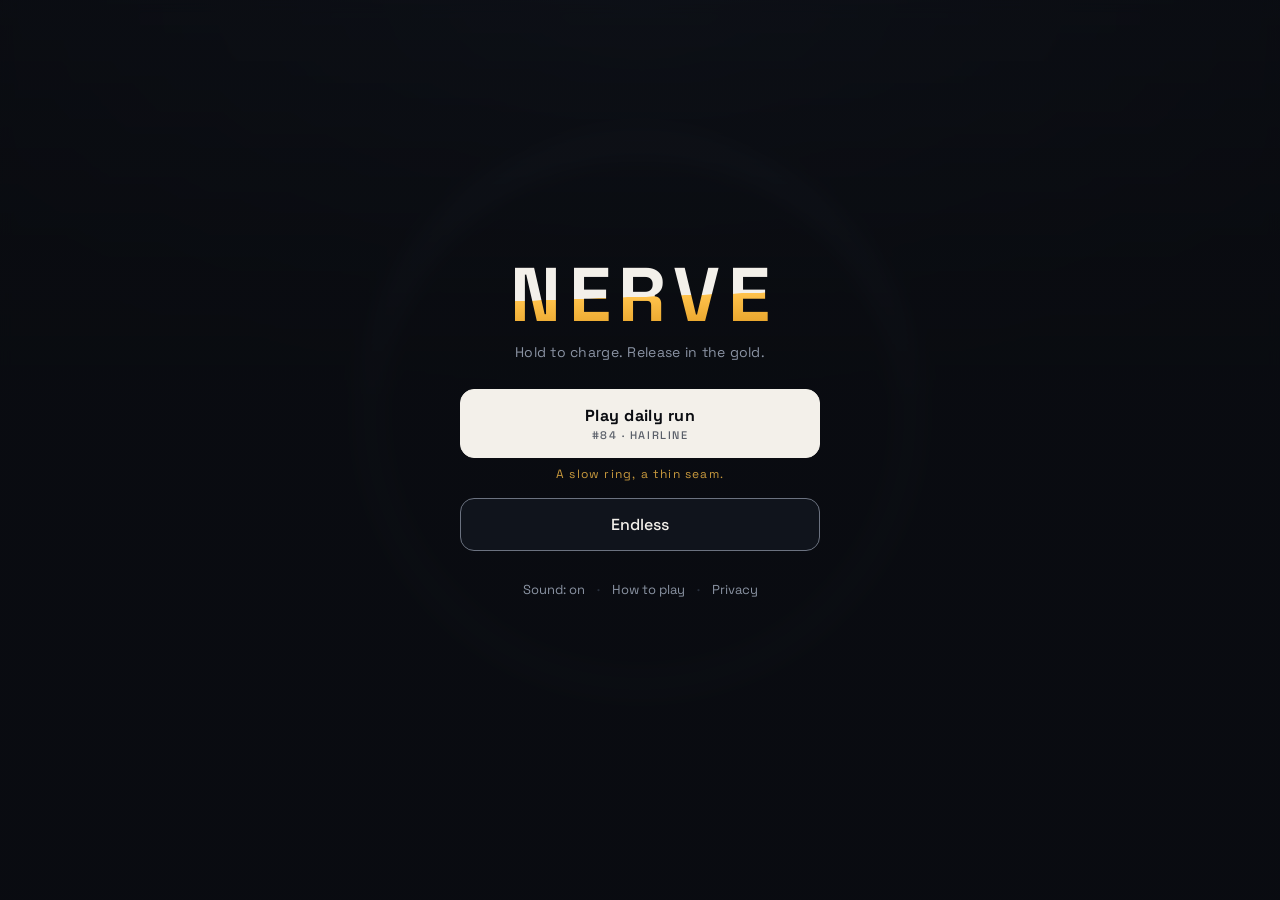
<file: index.html>
<!doctype html>
<html lang="en">
<head>
<meta charset="utf-8">
<meta name="viewport" content="width=device-width,initial-scale=1,viewport-fit=cover">
<title>NERVE — hold your nerve, release in the gold</title>
<meta name="description" content="A one-thumb arcade game. Hold to charge, release in the gold. The ring gets faster, the gold gets thinner. Three cracks and you're out. The daily modifier changes the ring.">
<meta name="theme-color" content="#0A0C11">
<link rel="preconnect" href="https://fonts.googleapis.com">
<link rel="preconnect" href="https://fonts.gstatic.com" crossorigin>
<link rel="stylesheet" href="https://fonts.googleapis.com/css2?family=Space+Grotesk:wght@400;500;700&display=swap">
<link rel="stylesheet" href="assets/style.css">
<link rel="icon" href="assets/icon.svg" type="image/svg+xml">
<meta property="og:title" content="NERVE — hold your nerve, release in the gold">
<meta property="og:description" content="One thumb. Hold to charge, release in the gold. A run lasts about a minute.">
<meta property="og:type" content="website">
</head>
<body>
<div id="app">

  <header id="hud" role="group" aria-label="Run status">
    <div class="hud-side">
      <div class="label">SCORE</div>
      <div id="score" class="num">0</div>
    </div>
    <div id="cracks" class="cracks" title="Cracks">
      <span class="crack"></span><span class="crack"></span><span class="crack"></span>
    </div>
    <div class="hud-side right">
      <div class="label">CHAIN</div>
      <div id="chain" class="num">&times;1</div>
    </div>
  </header>

  <canvas id="stage"></canvas>

  <div id="prompt" class="prompt"></div>

  <!-- TITOLO -->
  <section id="screen-title" class="screen">
    <div class="stack">
      <h1 class="wordmark">NERVE</h1>
      <p class="tagline">Hold to charge. Release in the gold.</p>
      <button id="btn-daily" class="btn btn-primary">
        <span class="btn-main">Play daily run</span>
        <span class="btn-sub" id="daily-label">Run #1</span>
      </button>
      <p id="daily-blurb" class="daily-blurb"></p>
      <button id="btn-endless" class="btn btn-ghost">Endless</button>
      <div class="title-foot">
        <button id="btn-sound" class="linklike" aria-pressed="true">Sound: on</button>
        <span class="dot">&middot;</span>
        <button id="btn-how" class="linklike">How to play</button>
        <span class="dot">&middot;</span>
        <a class="linklike" href="privacy.html">Privacy</a>
      </div>
      <p id="best-line" class="best-line"></p>
    </div>
  </section>

  <!-- COME SI GIOCA -->
  <section id="screen-how" class="screen" hidden>
    <div class="stack narrow">
      <h2>How to play</h2>
      <ol class="how">
        <li><b>Hold</b> anywhere. The ring charges.</li>
        <li><b>Release in the gold</b> to grow the pot. Your chain grows with it.</li>
        <li><b>Release in the green</b> to bank the pot. The chain resets to one.</li>
        <li><b>Let go too early</b>, before the green, and the charge fizzles. That's a crack.</li>
        <li><b>Hold into the red</b> and it overloads. That's a crack too.</li>
      </ol>
      <p class="fineprint">The ring has one safe span, marked by the two white ticks. Miss it below or above and you crack — three cracks end the run. Every round the ring turns faster and the span narrows, so the pot you are carrying is worth more and harder to keep.</p>
      <button id="btn-how-back" class="btn btn-primary"><span class="btn-main">Got it</span></button>
    </div>
  </section>

  <!-- FINE PARTITA -->
  <section id="screen-over" class="screen" hidden>
    <div class="stack">
      <div class="over-head">
        <div id="over-mode" class="label">DAILY RUN #1</div>
        <div id="over-score" class="final-num">0</div>
        <div id="over-verdict" class="verdict"></div>
      </div>
      <div id="over-tape" class="tape" role="img" aria-label="Your run"></div>
      <div class="over-stats">
        <div><span class="label">BEST CHAIN</span><b id="stat-chain">&times;1</b></div>
        <div><span class="label">BEST BANK</span><b id="stat-bank">0</b></div>
        <div><span class="label">BEST EVER</span><b id="stat-best">0</b></div>
      </div>
      <button id="btn-again" class="btn btn-primary"><span class="btn-main">Again</span></button>
      <button id="btn-share" class="btn btn-ghost">Share result</button>
      <button id="btn-home" class="linklike">Back</button>
    </div>
  </section>
</div>
<script type="module" src="src/main.js"></script>
</body>
</html>
</file>
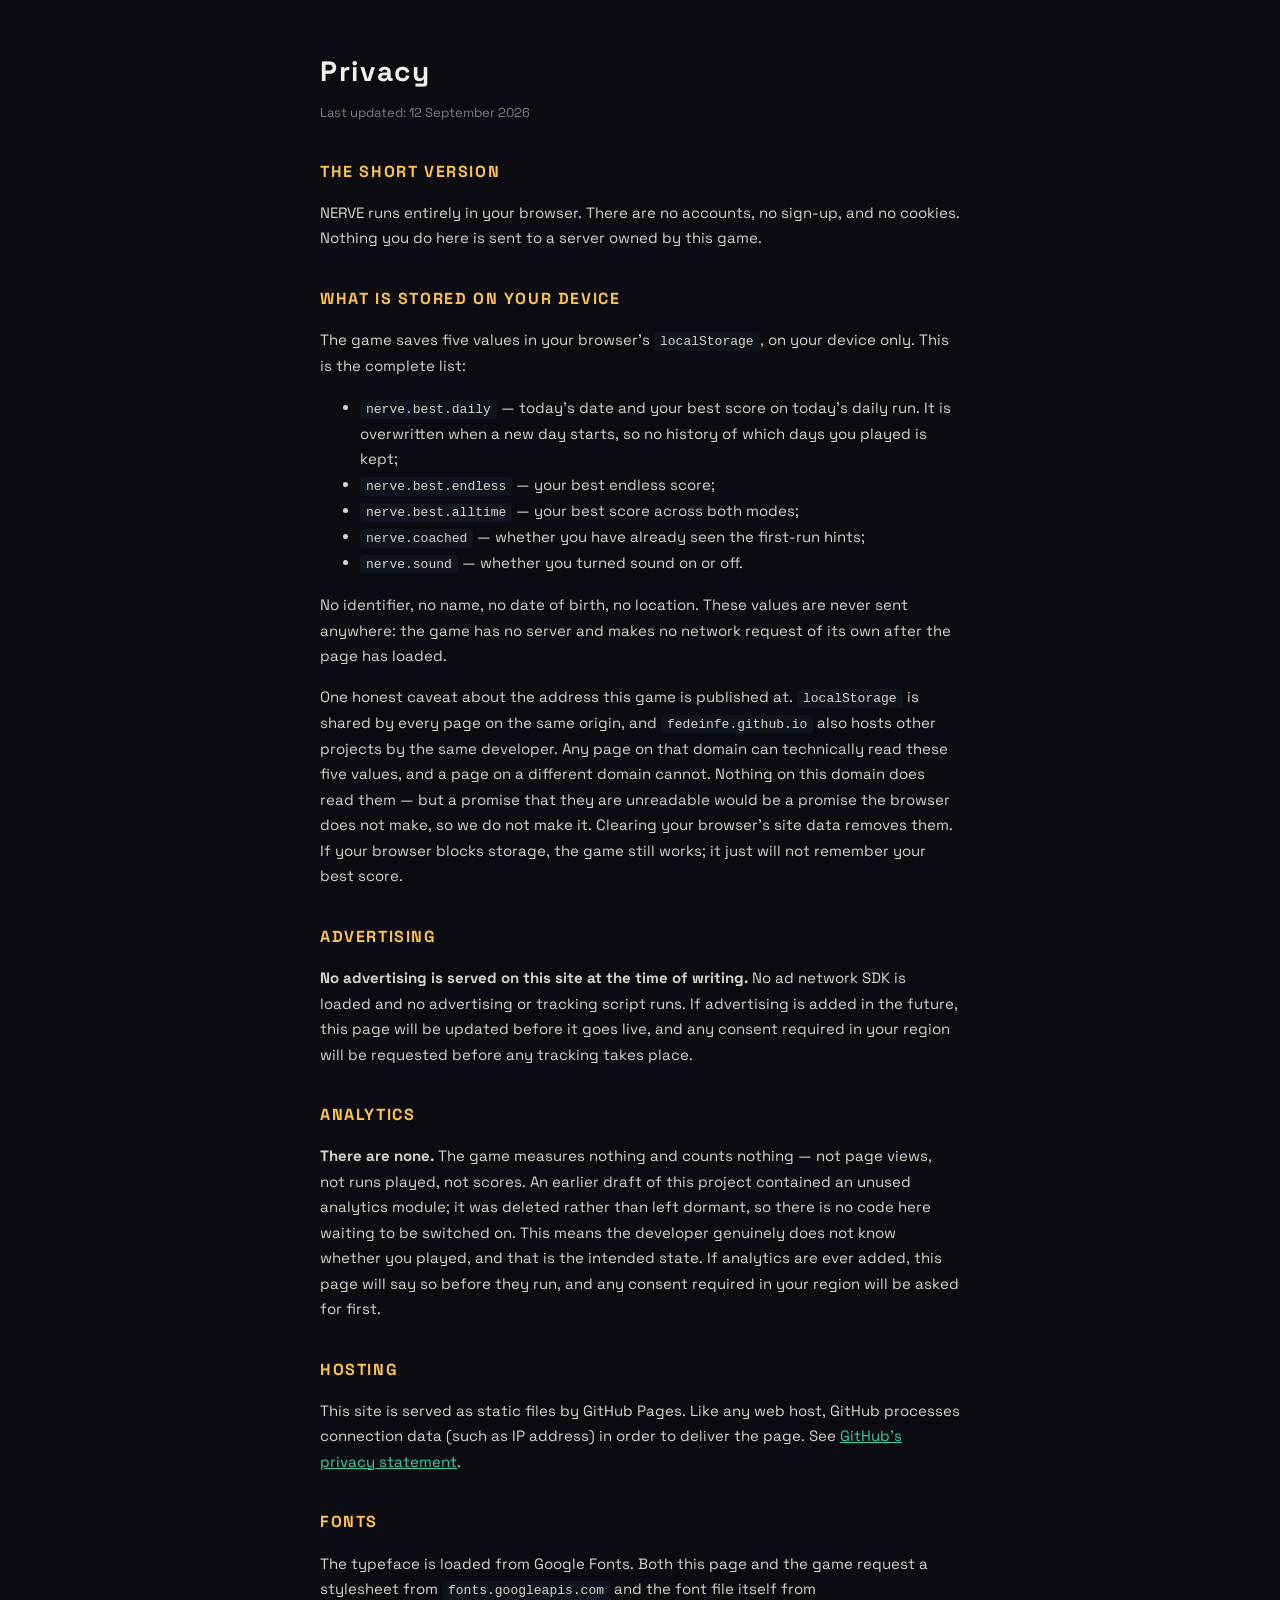
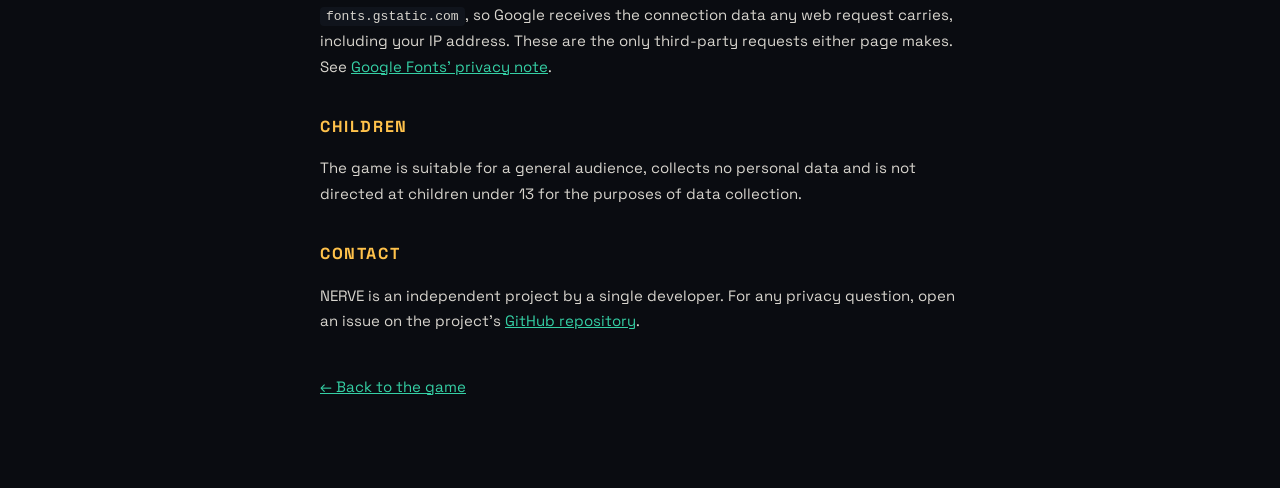
<file: privacy.html>
<!doctype html>
<html lang="en">
<head>
<meta charset="utf-8">
<meta name="viewport" content="width=device-width,initial-scale=1,viewport-fit=cover">
<title>NERVE — Privacy</title>
<link rel="stylesheet" href="https://fonts.googleapis.com/css2?family=Space+Grotesk:wght@400;500;700&display=swap">
<style>
  body{margin:0;background:#0A0C11;color:#D8D5CE;font-family:'Space Grotesk',system-ui,sans-serif;line-height:1.7}
  main{max-width:640px;margin:0 auto;padding:48px 24px 80px}
  h1{font-size:28px;letter-spacing:.06em;color:#F3F0EA;margin:0 0 6px}
  h2{font-size:16px;letter-spacing:.1em;color:#FFC24B;margin:34px 0 8px;text-transform:uppercase}
  p,li{font-size:15px} a{color:#35D0A5}
  .updated{color:#767E8F;font-size:13px;margin:0 0 8px}
  code{background:#10141C;padding:2px 6px;border-radius:4px;font-size:13px}
</style>
</head>
<body>
<main>
  <h1>Privacy</h1>
  <p class="updated">Last updated: 12 September 2026</p>

  <h2>The short version</h2>
  <p>NERVE runs entirely in your browser. There are no accounts, no sign-up, and no cookies. Nothing you do here is sent to a server owned by this game.</p>

  <h2>What is stored on your device</h2>
  <p>The game saves five values in your browser's <code>localStorage</code>, on your device only. This is the complete list:</p>
  <ul>
    <li><code>nerve.best.daily</code> — today's date and your best score on today's daily run. It is overwritten when a new day starts, so no history of which days you played is kept;</li>
    <li><code>nerve.best.endless</code> — your best endless score;</li>
    <li><code>nerve.best.alltime</code> — your best score across both modes;</li>
    <li><code>nerve.coached</code> — whether you have already seen the first-run hints;</li>
    <li><code>nerve.sound</code> — whether you turned sound on or off.</li>
  </ul>
  <p>No identifier, no name, no date of birth, no location. These values are never sent anywhere: the game has no server and makes no network request of its own after the page has loaded.</p>
  <p>One honest caveat about the address this game is published at. <code>localStorage</code> is shared by every page on the same origin, and <code>fedeinfe.github.io</code> also hosts other projects by the same developer. Any page on that domain can technically read these five values, and a page on a different domain cannot. Nothing on this domain does read them — but a promise that they are unreadable would be a promise the browser does not make, so we do not make it. Clearing your browser's site data removes them. If your browser blocks storage, the game still works; it just will not remember your best score.</p>

  <h2>Advertising</h2>
  <p><b>No advertising is served on this site at the time of writing.</b> No ad network SDK is loaded and no advertising or tracking script runs. If advertising is added in the future, this page will be updated before it goes live, and any consent required in your region will be requested before any tracking takes place.</p>

  <h2>Analytics</h2>
  <p><b>There are none.</b> The game measures nothing and counts nothing — not page views, not runs played, not scores. An earlier draft of this project contained an unused analytics module; it was deleted rather than left dormant, so there is no code here waiting to be switched on. This means the developer genuinely does not know whether you played, and that is the intended state. If analytics are ever added, this page will say so before they run, and any consent required in your region will be asked for first.</p>

  <h2>Hosting</h2>
  <p>This site is served as static files by GitHub Pages. Like any web host, GitHub processes connection data (such as IP address) in order to deliver the page. See <a href="https://docs.github.com/site-policy/privacy-policies/github-general-privacy-statement">GitHub's privacy statement</a>.</p>

  <h2>Fonts</h2>
  <p>The typeface is loaded from Google Fonts. Both this page and the game request a stylesheet from <code>fonts.googleapis.com</code> and the font file itself from <code>fonts.gstatic.com</code>, so Google receives the connection data any web request carries, including your IP address. These are the only third-party requests either page makes. See <a href="https://developers.google.com/fonts/faq/privacy">Google Fonts' privacy note</a>.</p>

  <h2>Children</h2>
  <p>The game is suitable for a general audience, collects no personal data and is not directed at children under 13 for the purposes of data collection.</p>

  <h2>Contact</h2>
  <p>NERVE is an independent project by a single developer. For any privacy question, open an issue on the project's <a href="https://github.com/fedeinfe/nerve-game">GitHub repository</a>.</p>

  <p style="margin-top:40px"><a href="./">← Back to the game</a></p>
</main>
</body>
</html>
</file>
<file: assets/style.css>
/* NERVE — direzione artistica: strumento di precisione, non cartone animato.
   Fondo inchiostro, un solo accento caldo, tipografia geometrica, niente gradienti arcobaleno. */
:root {
  --bg: #0A0C11;
  --bg-2: #10141C;
  --line: #262D3A;
  --edge: #6B7280;
  --warn: #FF8A3D;
  --ink: #F3F0EA;
  --dim: #8A93A3;
  --safe: #35D0A5;
  --gold: #FFC24B;
  --danger: #FF4D5E;
  --radius: 14px;
  --ease: cubic-bezier(.2, .8, .25, 1);
  color-scheme: dark;
}

* { box-sizing: border-box; -webkit-tap-highlight-color: transparent; }

html, body {
  margin: 0;
  height: 100%;
  overflow: hidden;
  overscroll-behavior: none;
  background: var(--bg);
  color: var(--ink);
  font-family: 'Space Grotesk', ui-sans-serif, -apple-system, BlinkMacSystemFont, 'Segoe UI', Roboto, sans-serif;
  font-variant-numeric: tabular-nums;
  -webkit-font-smoothing: antialiased;
  touch-action: none;
  user-select: none;
  -webkit-user-select: none;
}

#app {
  position: fixed;
  inset: 0;
  display: grid;
  place-items: center;
  /* Fondo: leggera vignettatura e un alone freddo, nessuna texture pesante da scaricare. */
  background:
    radial-gradient(120% 80% at 50% 0%, #151B26 0%, var(--bg) 55%),
    var(--bg);
}

#stage {
  position: absolute;
  inset: 0;
  width: 100%;
  height: 100%;
  display: block;
}

/* ---------- HUD ---------- */
#hud {
  position: absolute;
  top: 0; left: 0; right: 0;
  display: flex;
  align-items: flex-start;
  justify-content: space-between;
  gap: 12px;
  padding: calc(env(safe-area-inset-top, 0px) + 18px) calc(env(safe-area-inset-right, 0px) + 20px) 0 calc(env(safe-area-inset-left, 0px) + 20px);
  opacity: 0;
  transition: opacity .35s var(--ease);
  pointer-events: none;
  z-index: 3;
}
body.playing #hud { opacity: 1; }
.hud-side { min-width: 72px; }
.hud-side.right { text-align: right; }

.label {
  font-size: 10px;
  letter-spacing: .18em;
  font-weight: 500;
  color: var(--dim);
}
.num { font-size: 26px; font-weight: 700; line-height: 1.1; }
#chain.hot { color: var(--gold); }

.cracks { display: flex; gap: 7px; padding-top: 6px; }
.crack {
  width: 9px; height: 9px;
  border-radius: 50%;
  border: 1.5px solid var(--line);
  background: transparent;
  transition: all .3s var(--ease);
}
.crack.spent {
  background: var(--danger);
  border-color: var(--danger);
  box-shadow: 0 0 12px -1px var(--danger);
}

/* ---------- prompt centrale ---------- */
.prompt {
  position: absolute;
  left: 50%;
  bottom: calc(env(safe-area-inset-bottom, 0px) + 12%);
  transform: translateX(-50%);
  font-size: 13px;
  letter-spacing: .16em;
  color: var(--dim);
  opacity: 0;
  transition: opacity .3s var(--ease);
  pointer-events: none;
  z-index: 3;
  text-align: center;
  white-space: nowrap;
}
.prompt.show { opacity: 1; }

/* ---------- schermate ---------- */
.screen {
  position: absolute;
  inset: 0;
  display: flex;
  overflow-y: auto;
  overscroll-behavior: contain;
  padding: calc(env(safe-area-inset-top, 0px) + 24px) 24px calc(env(safe-area-inset-bottom, 0px) + 24px);
  background: linear-gradient(180deg, rgba(10,12,17,.72), rgba(10,12,17,.94) 45%);
  backdrop-filter: blur(7px);
  -webkit-backdrop-filter: blur(7px);
  z-index: 4;
  animation: fade .28s var(--ease);
}
.screen[hidden] { display: none; }
@keyframes fade { from { opacity: 0 } to { opacity: 1 } }

.stack {
  display: flex;
  flex-direction: column;
  align-items: center;
  gap: 14px;
  width: min(360px, 100%);
  margin: auto;
  text-align: center;
}
.stack.narrow { gap: 18px; }

.wordmark {
  margin: 0;
  font-size: clamp(52px, 19vw, 76px);
  font-weight: 700;
  letter-spacing: .1em;
  text-indent: .1em;
  line-height: 1;
  /* Il taglio dorato sulla parola è l'unico "effetto" del marchio. */
  background: linear-gradient(178deg, var(--ink) 52%, var(--gold) 52.4%, #E09B22 100%);
  -webkit-background-clip: text;
  background-clip: text;
  color: transparent;
}
.tagline { margin: -4px 0 14px; color: var(--dim); font-size: 14px; letter-spacing: .02em; }

h2 { margin: 0; font-size: 22px; font-weight: 700; letter-spacing: .04em; }

.btn {
  appearance: none;
  width: 100%;
  border: 1px solid var(--edge);
  background: var(--bg-2);
  color: var(--ink);
  border-radius: var(--radius);
  padding: 15px 18px;
  font: inherit;
  font-weight: 500;
  cursor: pointer;
  display: flex;
  flex-direction: column;
  gap: 2px;
  align-items: center;
  transition: transform .12s var(--ease), border-color .2s, background .2s;
}
.btn:active { transform: scale(.975); }
.btn-main { font-size: 16px; font-weight: 700; letter-spacing: .03em; }
.btn-sub { font-size: 11px; letter-spacing: .14em; color: var(--dim); }
.btn-primary {
  background: var(--ink);
  color: #0A0C11;
  border-color: var(--ink);
}
.btn-primary .btn-sub { color: #5A5F69; }
.btn-ghost:hover { border-color: #2C3442; }

.linklike {
  appearance: none;
  background: none;
  border: 0;
  color: var(--dim);
  font: inherit;
  font-size: 13px;
  cursor: pointer;
  min-height: 44px;
  padding: 12px 10px;
}
.linklike:active { color: var(--ink); }
a.linklike { text-decoration: none; display: inline-flex; align-items: center; }

.title-foot { display: flex; flex-wrap: wrap; justify-content: center; align-items: center; gap: 2px; margin-top: 2px; }
.dot { color: var(--line); }
.best-line { margin: 2px 0 0; font-size: 12px; letter-spacing: .12em; color: var(--dim); min-height: 16px; }

.how { text-align: left; margin: 0; padding-left: 20px; line-height: 1.75; font-size: 15px; color: #D8D5CE; }
.how b { color: var(--ink); }
.how li::marker { color: var(--dim); font-size: 13px; }
.fineprint { font-size: 13px; line-height: 1.6; color: var(--dim); margin: 0; text-align: left; }

/* ---------- fine partita ---------- */
.over-head { display: flex; flex-direction: column; align-items: center; gap: 2px; }
.final-num { font-size: 64px; font-weight: 700; line-height: 1; letter-spacing: -.02em; }
.verdict { font-size: 13px; letter-spacing: .1em; color: var(--gold); min-height: 18px; }

.tape {
  display: flex;
  flex-wrap: wrap;
  justify-content: center;
  gap: 5px;
  max-width: 300px;
  margin: 6px 0 2px;
}
.tape i {
  width: 12px; height: 12px;
  display: block;
  opacity: .92;
}
/* Ogni esito ha una forma propria: oro e verde coincidono a 1.01:1 in protanopia,
   quindi il nastro deve restare leggibile anche stampato in bianco e nero. */
.tape i.g { background: var(--gold); border-radius: 50%; }
.tape i.s { background: none; border: 2px solid var(--safe); border-radius: 50%; }
.tape i.x { background: var(--danger); border-radius: 2px; }
.tape i.f { background: none; border-bottom: 3px solid var(--warn); border-radius: 0; height: 12px; }

.over-stats {
  display: flex;
  justify-content: space-between;
  width: 100%;
  gap: 10px;
  padding: 14px 4px;
  border-top: 1px solid var(--line);
  border-bottom: 1px solid var(--line);
  margin: 6px 0;
}
.over-stats > div { display: flex; flex-direction: column; gap: 4px; align-items: center; flex: 1; }
.over-stats b { font-size: 18px; font-weight: 700; }


@media (prefers-reduced-motion: reduce) {
  * { animation-duration: .01ms !important; transition-duration: .01ms !important; }
}

.daily-blurb {
  margin: -6px 0 2px;
  font-size: 12px;
  letter-spacing: .1em;
  color: var(--gold);
  opacity: .78;
  min-height: 15px;
}
</file>
